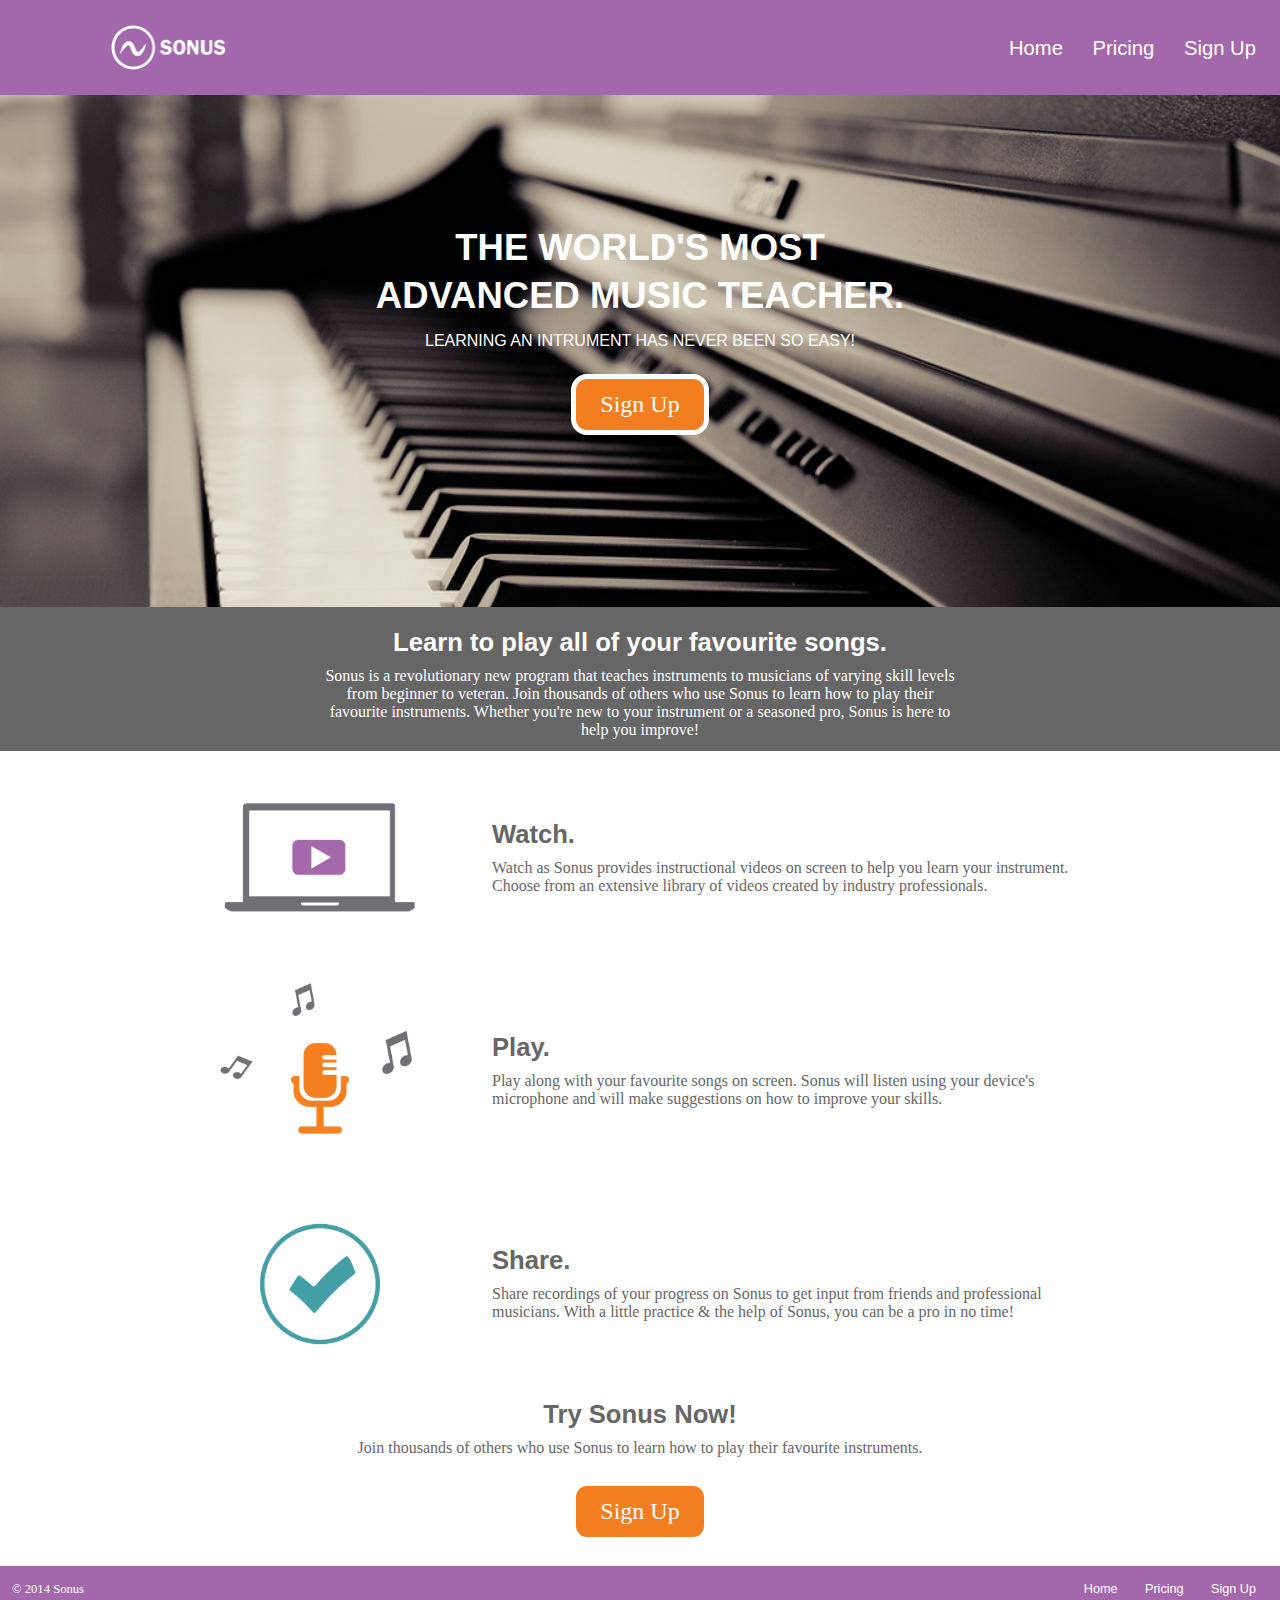
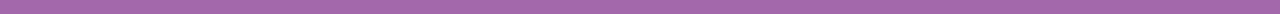
<file: index.html>
<!DOCTYPE html>
<html lang="en-ca">
<head>
  <meta charset="utf-8">
  <title>Sonus &middot; The world's most advanced music teacher.</title>
  <meta name="handheldfriendly" content="true">
  <meta name="mobileoptimized" content="240">
  <meta name="viewport" content="width=device-width,initial-scale=1">
  <link href="css/main.css" rel="stylesheet">
  <link href="css/grid.css" rel="stylesheet">
  <link href="css/typography.css" rel="stylesheet">
  <link rel="shortcut icon" href="favicon.ico">
</head>
<body>

<header class="masthead section-purple grid island-1-2">
	
	<div class="unit unit-xs-1 unit-s-1 unit-m-1-3 unit-l-1-4">
		<a class="island-1-2 logo" href="index.html"><img class="flex" src="images/sonus-logo-01.png" alt="logo"></a>
	</div>
	<nav class="unit unit-xs-1 unit-s-1 unit-m-2-3 unit-l-3-4">
		<ul class="nav giga pad-t-1-2">
			<li><a class="island-1-2" href="#">Home</a></li>
			<li><a class="island-1-2" href="pricing.html">Pricing</a></li>
			<li><a class="island-1-2" href="sign-up.html">Sign Up</a>
		</ul>
	</nav>
</header>

<main>

	<div class="banner">
		<div class="banner-img"></div>
		<div class="intro-wrap island-1-2">
			<h1 class="intro yotta push-0">The world's most advanced music teacher.</h1>
			<p class="pad-t-1-2">Learning an intrument has never been so easy!</p>
			<a href="sign-up.html"><button type="submit">Sign Up</button></a>
		</div>
	</div>

	<div class="description-text section-dark island-1-2" id="features">
		<h2 class="description-text push-0">Learn to play all of your favourite songs.</h2>
		<p class="description-width">Sonus is a revolutionary new program that teaches instruments to musicians of varying skill levels from beginner to veteran. Join thousands of others who use Sonus to learn how to play their favourite instruments. Whether you're new to your instrument or a seasoned pro, Sonus is here to help you improve!</p>
	</div>

	<div class="content-width">
		<div class="grid">
			<div class="unit unit-xs-1 unit-s-1 unit-m-1-2 unit-l-1-3">
				<img class="flex" src="images/watch.png" alt="">
			</div>
			<div class="unit unit-xs-1 unit-s-1 unit-m-1-2 unit-l-2-3 text island-1-2">
				<h2 class="push-0 features-padding">Watch.</h2>
				<p>Watch as Sonus provides instructional videos on screen to help you learn your instrument. Choose from an extensive library of videos created by industry professionals.</p>
			</div>
		</div>

		<div class="grid">
			<div class="unit unit-xs-1 unit-s-1 unit-m-1-2 unit-l-1-3">
				<img class="flex" src="images/play.png" alt="">
			</div>
			<div class="unit text unit-xs-1 unit-s-1 unit-m-1-2 unit-l-2-3 island-1-2">
				<h2 class="push-0 features-padding">Play.</h2>
				<p>Play along with your favourite songs on screen. Sonus will listen using your device's microphone and will make suggestions on how to improve your skills.</p>
			</div>
		</div>

		<div class="grid">
			<div class="unit unit-xs-1 unit-s-1 unit-m-1-2 unit-l-1-3">
				<img class="flex" src="images/learn.png" alt="">
			</div>
			<div class="unit unit-xs-1 unit-s-1 unit-m-1-2 unit-l-2-3 text island-1-2">
				<h2 class="push-0 features-padding">Share.</h2>
				<p>Share recordings of your progress on Sonus to get input from friends and professional musicians. With a little practice & the help of Sonus, you can be a pro in no time! </p>
			</div>
		</div>

		<div class="grid sign-up-text pad-b">
			<div class="unit unit-xs-1 unit-s-1 unit-m-1 unit-l-1">
				<h2 class="push-0">Try Sonus Now!</h2>
				<p>Join thousands of others who use Sonus to learn how to play their favourite instruments.</p>
				<a href="sign-up.html"><button type="submit">Sign Up</button></a>
			</div>
		</div>
	</div>


</main>

<footer class="footer section-purple micro grid island-1-2">
	<div class="unit unit-xs-1 unit-s-1 unit-m-1-2 unit-l-1-2">
		<p class="push-0">© 2014 Sonus</p>
	</div>
	<nav class="unit unit-xs-1 unit-s-1 unit-m-1-2 unit-l-1-2">
		<ul class="nav nav-footer">
			<li><a class="gutter-1-2" href="#features">Home</a></li>
			<li><a class="gutter-1-2" href="#">Pricing</a></li>
			<li><a class="gutter-1-2" href="#">Sign Up</a></li>
		</ul>
	</nav>
</footer>
	
</body>
</html>
</file>
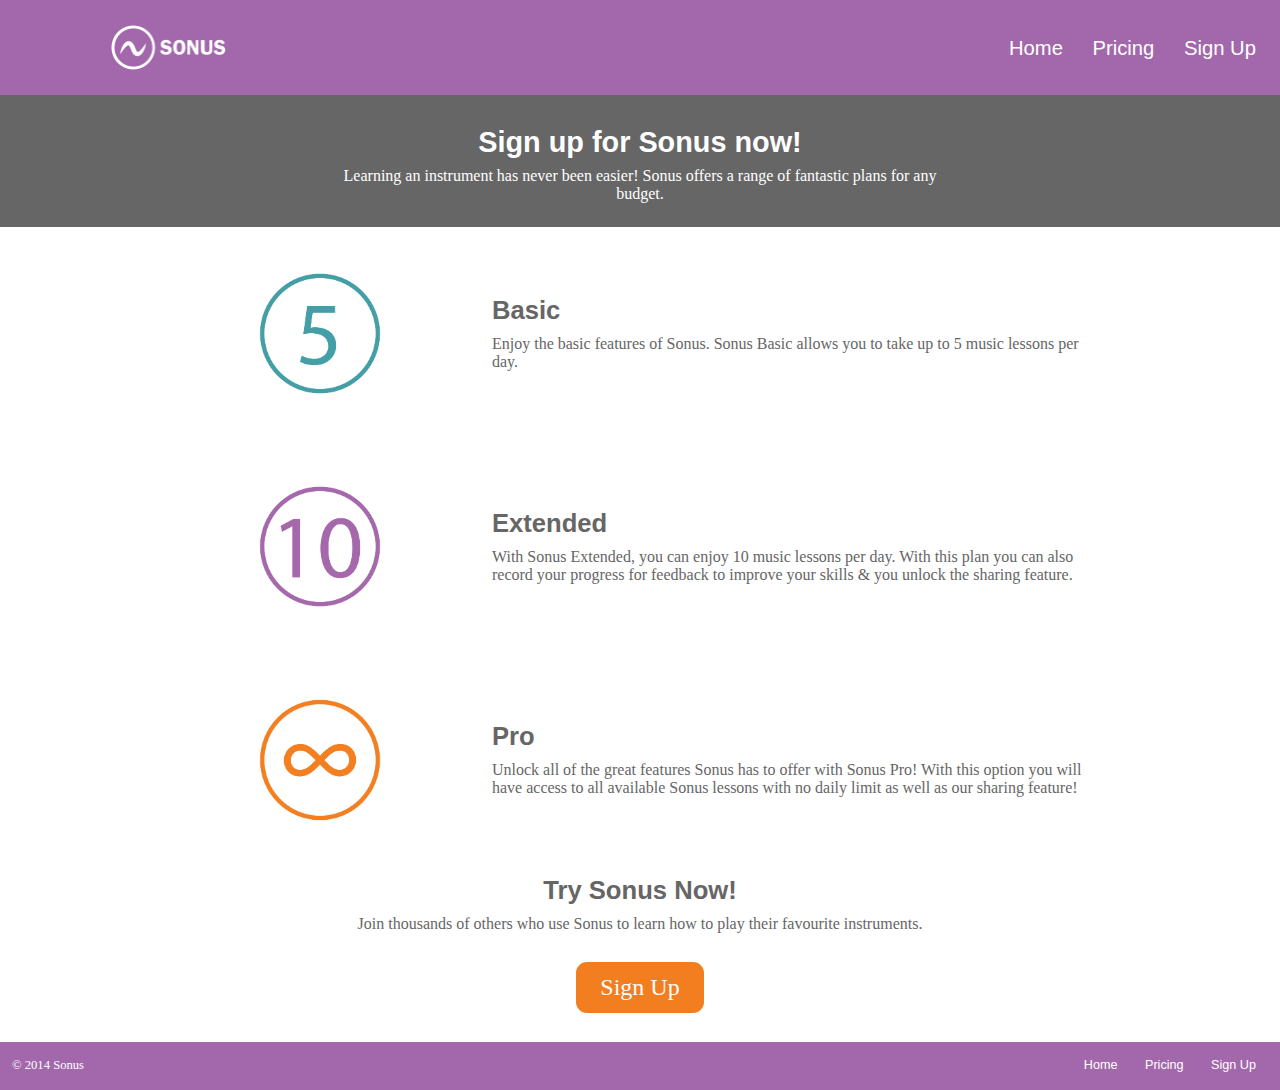
<file: pricing.html>
<!DOCTYPE html>
<html lang="en-ca">
<head>
  <meta charset="utf-8">
  <title>Sonus &middot; The world's most advanced music teacher.</title>
  <meta name="handheldfriendly" content="true">
  <meta name="mobileoptimized" content="240">
  <meta name="viewport" content="width=device-width,initial-scale=1">
  <link href="css/main.css" rel="stylesheet">
  <link href="css/grid.css" rel="stylesheet">
  <link href="css/typography.css" rel="stylesheet">
  <link rel="shortcut icon" href="favicon.ico">
</head>
<body>

<header class="masthead section-purple grid island-1-2">
	
	<div class="unit unit-xs-1 unit-s-1 unit-m-1-3 unit-l-1-4">
		<a class="island-1-2 logo" href="index.html"><img class="flex" src="images/sonus-logo-01.png" alt="logo"></a>
	</div>
	<nav class="unit unit-xs-1 unit-s-1 unit-m-2-3 unit-l-3-4">
		<ul class="nav giga pad-t-1-2">
			<li><a class="island-1-2" href="index.html">Home</a></li>
			<li><a class="island-1-2" href="#">Pricing</a></li>
			<li><a class="island-1-2" href="sign-up.html">Sign Up</a>
		</ul>
	</nav>
</header>

<main>
	<div class="banner section-dark pad-t">
		<h1 class="push-0">Sign up for Sonus now!</h1>
		<p class="description-width pad-b">Learning an instrument has never been easier! Sonus offers a range of fantastic plans for any budget.</p>
	</div>
		<div class="content-width">
		<div class="grid">
			<div class="unit unit-xs-1 unit-s-1 unit-m-1-2 unit-l-1-3">
				<img class="flex" src="images/basic.png" alt="">
			</div>
			<div class="unit unit-xs-1 unit-s-1 unit-m-1-2 unit-l-2-3 text island-1-2">
				<h2 class="push-0 features-padding">Basic</h2>
				<p>Enjoy the basic features of Sonus. Sonus Basic allows you to take up to 5 music lessons per day.</p>
			</div>
		</div>

		<div class="grid">
			<div class="unit unit-xs-1 unit-s-1 unit-m-1-2 unit-l-1-3">
				<img class="flex" src="images/extended.png" alt="">
			</div>
			<div class="unit text unit-xs-1 unit-s-1 unit-m-1-2 unit-l-2-3 island-1-2">
				<h2 class="push-0 features-padding">Extended</h2>
				<p>With Sonus Extended, you can enjoy 10 music lessons per day. With this plan you can also record your progress for feedback to improve your skills & you unlock the sharing feature.</p>
			</div>
		</div>

		<div class="grid">
			<div class="unit unit-xs-1 unit-s-1 unit-m-1-2 unit-l-1-3">
				<img class="flex" src="images/pro.png" alt="">
			</div>
			<div class="unit unit-xs-1 unit-s-1 unit-m-1-2 unit-l-2-3 text island-1-2">
				<h2 class="push-0 features-padding">Pro</h2>
				<p>Unlock all of the great features Sonus has to offer with Sonus Pro! With this option you will have access to all available Sonus lessons with no daily limit as well as our sharing feature!</p>
			</div>
		</div>
	</div>

	<div class="grid sign-up-text pad-b">
		<div class="unit unit-xs-1 unit-s-1 unit-m-1 unit-l-1">
			<h2 class="push-0">Try Sonus Now!</h2>
			<p>Join thousands of others who use Sonus to learn how to play their favourite instruments.</p>
			
			<a href="sign-up.html"><button type="submit">Sign Up</button></a>

		</div>
	</div>


</main>

<footer class="footer section-purple micro grid island-1-2">
	<div class="unit unit-xs-1 unit-s-1 unit-m-1-2 unit-l-1-2">
		<p class="push-0">© 2014 Sonus</p>
	</div>
	<nav class="unit unit-xs-1 unit-s-1 unit-m-1-2 unit-l-1-2">
		<ul class="nav nav-footer">
			<li><a class="gutter-1-2" href="index.html">Home</a></li>
			<li><a class="gutter-1-2" href="#">Pricing</a></li>
			<li><a class="gutter-1-2" href="sign-up.html">Sign Up</a></li>
		</ul>
	</nav>
</footer>
	
</body>
</html>
</file>
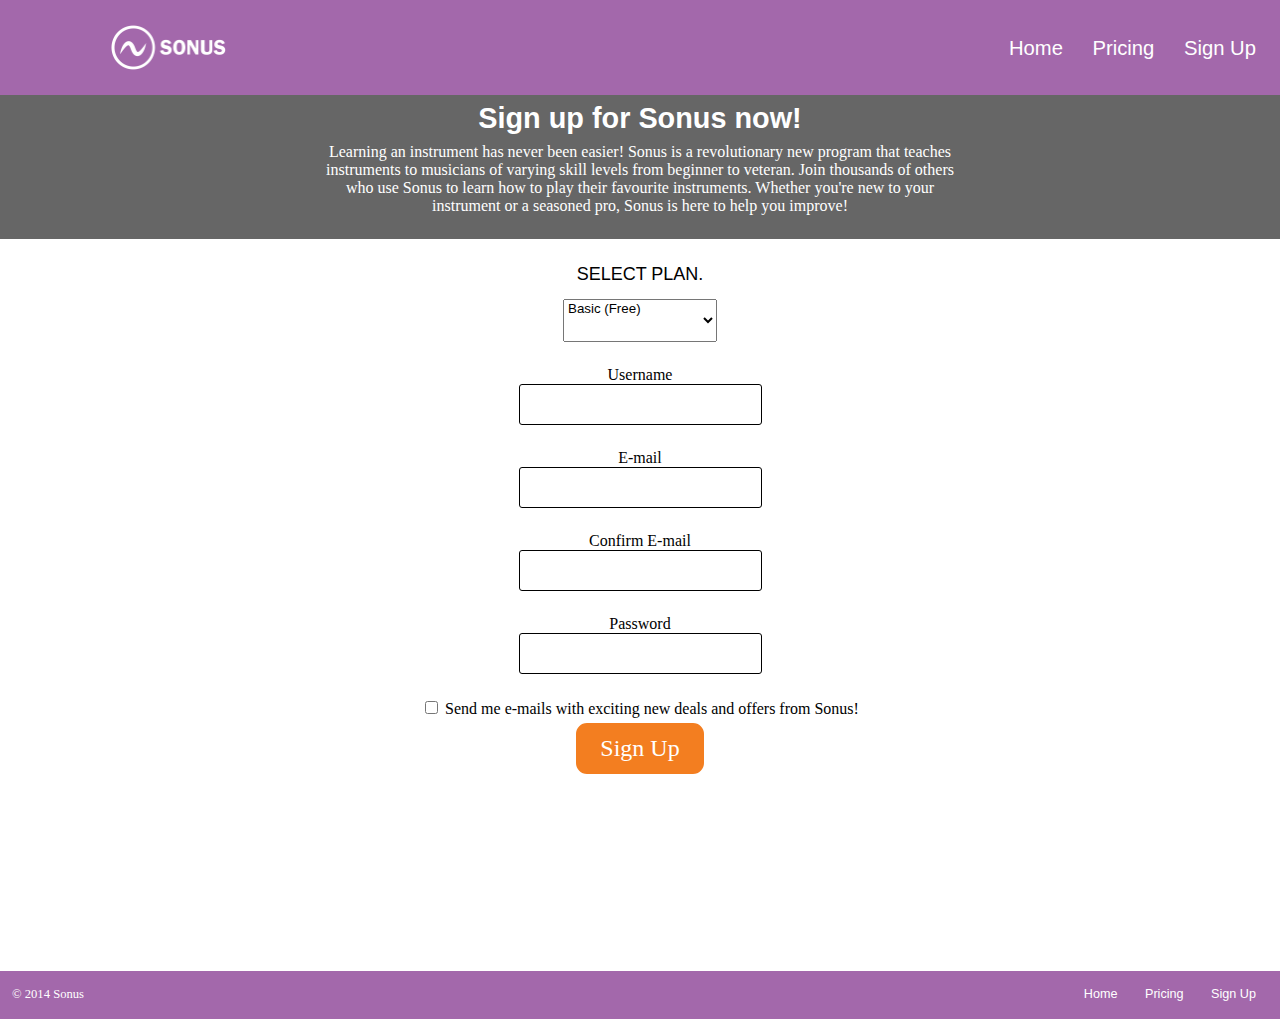
<file: sign-up.html>
<!DOCTYPE html>
<html lang="en-ca">
<head>
  <meta charset="utf-8">
  <title>Sonus &middot; The world's most advanced music teacher.</title>
  <meta name="handheldfriendly" content="true">
  <meta name="mobileoptimized" content="240">
  <meta name="viewport" content="width=device-width,initial-scale=1">
  <link href="css/main.css" rel="stylesheet">
  <link href="css/grid.css" rel="stylesheet">
  <link href="css/typography.css" rel="stylesheet">
  <link rel="shortcut icon" href="favicon.ico">
</head>
<body>

<header class="masthead section-purple grid island-1-2">
	
	<div class="unit unit-xs-1 unit-s-1 unit-m-1-3 unit-l-1-4">
		<a class="island-1-2 logo" href="index.html"><img class="flex" src="images/sonus-logo-01.png" alt="logo"></a>
	</div>
	<nav class="unit unit-xs-1 unit-s-1 unit-m-2-3 unit-l-3-4">
		<ul class="nav giga pad-t-1-2">
			<li><a class="island-1-2" href="index.html">Home</a></li>
			<li><a class="island-1-2" href="pricing.html">Pricing</a></li>
			<li><a class="island-1-2" href="#">Sign Up</a>
		</ul>
	</nav>
</header>

<main class="form">

	<div class="section-dark">
		<h1 class="push-0">Sign up for Sonus now!</h1>
		<p class="description-width pad-b">Learning an instrument has never been easier! Sonus is a revolutionary new program that teaches instruments to musicians of varying skill levels from beginner to veteran. Join thousands of others who use Sonus to learn how to play their favourite instruments. Whether you're new to your instrument or a seasoned pro, Sonus is here to help you improve!</p>
	</div>

	<form action="thanks.html" method="post">

		<div class="pad-t">
			<label class="mega uppercase-sans pad-b-1-2" for="fav-color">Select Plan.</label>
			<select class=" pad-b" id="fav-color">
				<option>Basic (Free)</option>
				<option>Extended ($10/month)</option>
				<option>Pro ($15/month)</option>
			</select>
		</div>

		<div class="pad-b pad-t">
			<label for="name">Username</label> 
			<input required type="name" id="name">
		</div>

		<div class="pad-b">
			<label for="email">E-mail</label> 
			<input required type="email" id="email">
		</div>

		<div class="pad-b">
			<label for="email">Confirm E-mail</label> 
			<input required type="email" id="email">
		</div>

		<div class="pad-b">
			<label for="password">Password</label> 
			<input required type="password" id="password">
		</div>
		
		<div>
			<input type="checkbox" id="terms">
			<label for="terms">Send me e-mails with exciting new deals and offers from Sonus!</label>
		</div>

		<div>
			<button type="submit">Sign Up</button>
		</div>

	</form>

</main>

<footer class="footer section-purple micro grid island-1-2">
	<div class="unit unit-xs-1 unit-s-1 unit-m-1-2 unit-l-1-2">
		<p class="push-0">© 2014 Sonus</p>
	</div>
	<nav class="unit unit-xs-1 unit-s-1 unit-m-1-2 unit-l-1-2">
		<ul class="nav nav-footer">
			<li><a class="gutter-1-2" href="index.html">Home</a></li>
			<li><a class="gutter-1-2" href="pricing.html">Pricing</a></li>
			<li><a class="gutter-1-2" href="#">Sign Up</a></li>
		</ul>
	</nav>
</footer>
	
</body>
</html>
</file>
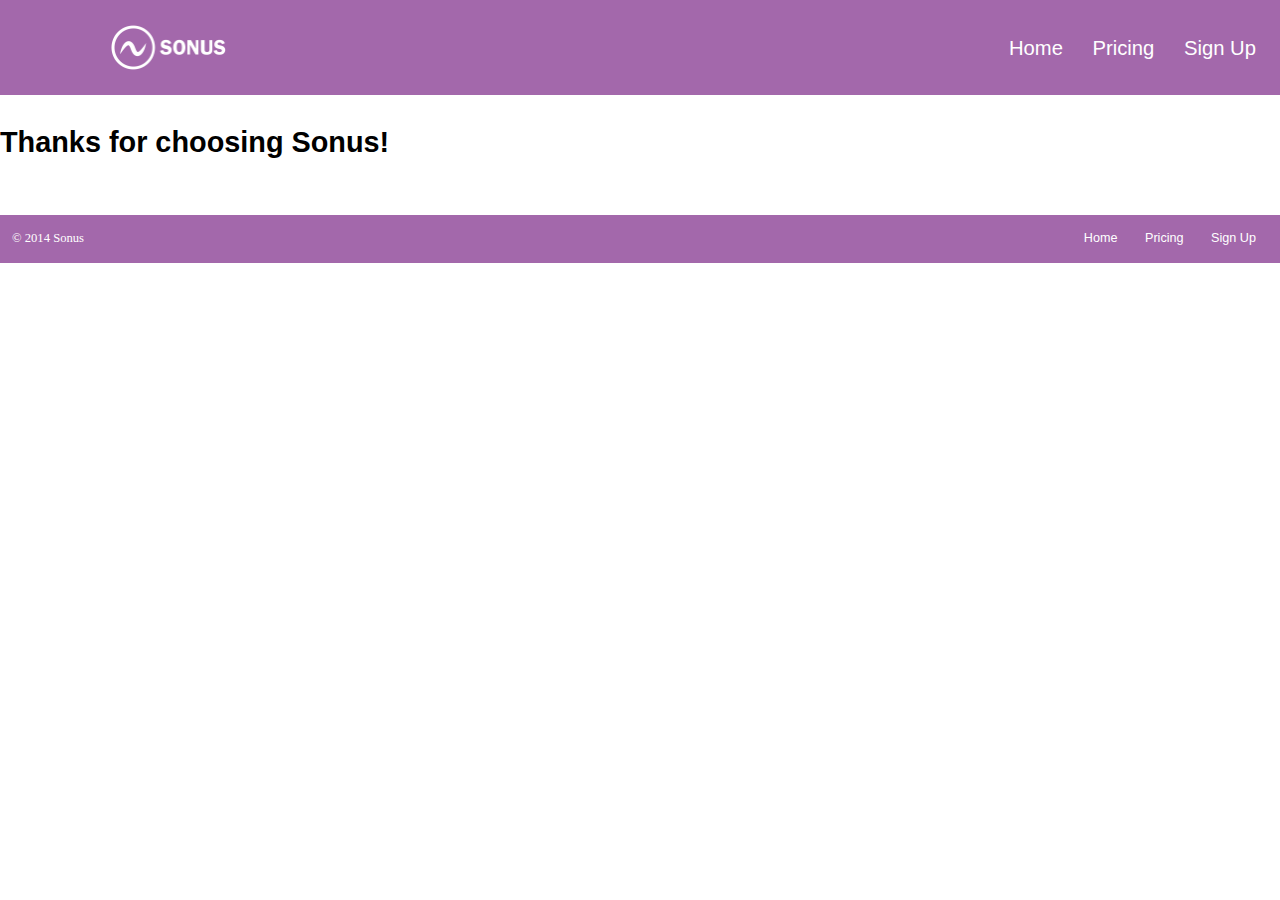
<file: thanks.html>
<!DOCTYPE html>
<html lang="en-ca">
<head>
  <meta charset="utf-8">
  <title>Sonus &middot; The world's most advanced music teacher.</title>
  <meta name="handheldfriendly" content="true">
  <meta name="mobileoptimized" content="240">
  <meta name="viewport" content="width=device-width,initial-scale=1">
  <link href="css/main.css" rel="stylesheet">
  <link href="css/grid.css" rel="stylesheet">
  <link href="css/typography.css" rel="stylesheet">
  <link rel="shortcut icon" href="favicon.ico">
</head>
<body>

<header class="masthead section-purple grid island-1-2">
	
	<div class="unit unit-xs-1 unit-s-1 unit-m-1-3 unit-l-1-4">
		<a class="island-1-2 logo" href="index.html"><img class="flex" src="images/sonus-logo-01.png" alt="logo"></a>
	</div>
	<nav class="unit unit-xs-1 unit-s-1 unit-m-2-3 unit-l-3-4">
		<ul class="nav giga pad-t-1-2">
			<li><a class="island-1-2" href="index.html">Home</a></li>
			<li><a class="island-1-2" href="#">Pricing</a></li>
			<li><a class="island-1-2" href="sign-up.html">Sign Up</a>
		</ul>
	</nav>
</header>

<main>

<h1 class="pad-b pad-t">Thanks for choosing Sonus!</h1>

</main>

<footer class="footer section-purple micro grid island-1-2">
	<div class="unit unit-xs-1 unit-s-1 unit-m-1-2 unit-l-1-2">
		<p class="push-0">© 2014 Sonus</p>
	</div>
	<nav class="unit unit-xs-1 unit-s-1 unit-m-1-2 unit-l-1-2">
		<ul class="nav nav-footer">
			<li><a class="gutter-1-2" href="index.html">Home</a></li>
			<li><a class="gutter-1-2" href="#">Pricing</a></li>
			<li><a class="gutter-1-2" href="sign-up.html">Sign Up</a></li>
		</ul>
	</nav>
</footer>
	
</body>
</html>
</file>
<file: css/main.css>
@-moz-viewport { width: device-width; scale: 1; }
@-ms-viewport { width: device-width; scale: 1; }
@-o-viewport { width: device-width; scale: 1; }
@-webkit-viewport { width: device-width; scale: 1; }
@viewport { width: device-width; scale: 1; }

html {
  box-sizing: border-box;

  -moz-text-size-adjust: 100%;
  -ms-text-size-adjust: 100%;
  -webkit-text-size-adjust: 100%;
  text-size-adjust: 100%;
}

*, *:before, *:after {
  box-sizing: inherit;
}

body {
  margin: 0;
  padding: 0;
}

.flex {
  display: block;
  width: 100%;
}

.logo {
  display: block;
  width: 150px;
  margin: 0 auto;
}

label {
  display: block;
}

input + label {
  display: inline-block;
}

button {
  color: #fff;
  font-size: 1.5em;
  border: 5px solid #fff;
  background-color: #f37e20;
  font-family: Verdana;
  border-radius: 16px;
  padding: 0.5em 1em;
}

button:hover {
  border: 5px solid #f37e20;
  background-color: #fff;
  cursor: pointer;
  color: #f37e20;
}

/* Purple background colour */
.section-purple {
  background-color: #a368ab;
}

/* Blue background colour */
.section-blue {
  background-color: #449da5;
}

/*Dark background */
.section-dark {
  background-color: #666666;
  color: #fff;
}

/* Styles links */
a {
  color: #ffffff;
}

/* Centers masthead */
.masthead {
  color: #ffffff; /* Colours text in masthead white */
  text-align: center;
}

/* Removes default styling */
.nav {
  margin: 0;
  padding: 0;
  list-style-type: none;
  font-family: sans-serif;
}

.nav a {
  display: block; /* Change nav a tags to block*/
  text-decoration: none; /* Removes default text styling */
}

.footer {
  text-align: center; /* Centers content in footer */
  color: #ffffff; /* Colours footer text white */
}

.banner {
  position: relative;
  text-align: center;
}

.banner-img {
  padding-top: 55%;
  background: url("images/piano-martijn-de-valk.jpg"); no-repeat center center;
  background-size: cover;
}

.intro-wrap {
  text-transform: uppercase;
  font-family: sans-serif;
  background-color: #666666; /* Grey background */
  color: #ffffff; /* White text */
}

.intro {
  max-width: 15em; /* Gives the banner intro a maximum width */
  margin: 0 auto;
  width: 100%;
}

.text {
  text-align: center;
  color: #666666;
}

.description-width {
  max-width: 40em;
  margin: 0 auto;
}

.description-text {
  color: #ffffff;
  position: relative;
  text-align: center;
}

.sign-up-text {
  color: #666666;
  position: relative;
  text-align: center;
}

a:hover, 
a:active {
  color: #e2e2e2;
  -webkit-transition: all 250ms ease-in-out;
  -moz-transition: all 250ms ease-in-out;
  -ms-transition: all 250ms ease-in-out;
  -o-transition: all 250ms ease-in-out;
  transition: all 250ms ease-in-out;
}

input[type="name"] {
  border: 1px solid #000;
  border-radius: 3px;
  font-size: 1.125em;
  font-family: serif;
  padding: 0.5em;
}

input[type="name"]:focus {
  outline: 1px solid #a368ab;
  background-color: #fff;
}

input[type="email"] {
  border: 1px solid #000;
  border-radius: 3px;
  font-size: 1.125em;
  font-family: serif;
  padding: 0.5em;
}

input[type="email"]:focus {
  outline: 1px solid #a368ab;
  background-color: #fff;
}

input[type="password"] {
  border: 1px solid #000;
  border-radius: 3px;
  font-size: 1.125em;
  font-family: serif;
  padding: 0.5em;
}

input[type="password"]:focus {
  outline: 1px solid #a368ab;
  background-color: #fff;
}

.form {
  text-align: center;
  padding-bottom: 12rem;
}

.uppercase-sans {
  text-transform: uppercase;
  font-family: sans-serif;
}

@media only screen and (min-width: 25em) {

  .nav li {
    display: inline-block; /* Changes nav list items to inline block*/
  }

  .intro-wrap {
    bottom: 0rem; /* Text's distance from the bottom of the banner */
    position: absolute;
    background-color: transparent;
    text-transform: uppercase;
    font-family: sans-serif;
    width: 100%;
  }

}

@media only screen and (min-width: 38em) {

  .masthead {
    text-align: left; /* Overrides text align center for medium screens*/
  }

  .footer {
    text-align: left; /* Aligns copyright info to left*/
  }

  .nav-footer {
    text-align: right; /* Aligns footer nav to right*/
  }

  .nav {
    text-align: right;
  }

  .text {
    text-align: left;
  }

  .features-padding {
    padding-top: 3rem;
  }

  .intro-wrap {
    bottom: 4rem;
  }

}

@media only screen and (min-width: 60em) {

  .banner-img {
  padding-top: 40%;
  }

  .content-width {
  max-width: 75%;
  margin: 0 auto;
  }

   .intro-wrap {
    bottom: 10rem;
  }
  
}
</file>
<file: css/grid.css>
.grid {
  margin: 0;
  padding: 0;
  letter-spacing: -0.31em;
  text-rendering: optimizespeed;
  display: -webkit-flex;
  -webkit-flex-flow: row wrap;
  display: -ms-flexbox;
  -ms-flex-flow: row wrap;
  display: flex;
  flex-flow: row wrap;
}

.grid-bottom {
  -webkit-align-items: flex-end;
  -ms-align-items: flex-end;
  align-items: flex-end;
}

.grid-middle {
  -webkit-align-items: center;
  -ms-align-items: center;
  align-items: center;
}

.grid-stretch {
  -webkit-align-items: stretch;
  -ms-align-items: stretch;
  align-items: stretch;
}

.opera-only :-o-prefocus, .grid {
  word-spacing: -0.43em;
}

.unit {
  letter-spacing: normal;
  text-rendering: auto;
  vertical-align: top;
  word-spacing: normal;
  display: inline-block;
  visibility: visible;
}

.grid-bottom .unit {
  vertical-align: bottom;
}

.grid-middle .unit {
  vertical-align: middle;
}

.unit[class*="push-"],
.unit[class*="pull-"] {
  position: relative;
}

.unit-xs-hidden {
  display: none;
  visibility: hidden;
}

.unit-xs-centered {
  margin: 0 auto;
}

.unit-xs-1 {
  display: block;
  visibility: visible;
  width: 100%;
}

.unit-offset-xs-0 {
  margin-left: 0;
}

.unit-push-xs-0,
.unit-pull-xs-0 {
  left: 0;
}

.unit-xs-1-2 {
  width: 50.0000%;
}

.unit-offset-xs-1-2 {
  margin-left: 50.0000%;
}

.unit-push-xs-1-2 {
  left: 50.0000%;
}

.unit-pull-xs-1-2 {
  left: -50.0000%;
}

.unit-xs-1-3 {
  width: 33.3333%;
}

.unit-offset-xs-1-3 {
  margin-left: 33.3333%;
}

.unit-push-xs-1-3 {
  left: 33.3333%;
}

.unit-pull-xs-1-3 {
  left: -33.3333%;
}

.unit-xs-2-3 {
  width: 66.6667%;
}

.unit-offset-xs-2-3 {
  margin-left: 66.6667%;
}

.unit-push-xs-2-3 {
  left: 66.6667%;
}

.unit-pull-xs-2-3 {
  left: -66.6667%;
}

.unit-xs-1-4 {
  width: 25.0000%;
}

.unit-offset-xs-1-4 {
  margin-left: 25.0000%;
}

.unit-push-xs-1-4 {
  left: 25.0000%;
}

.unit-pull-xs-1-4 {
  left: -25.0000%;
}

.unit-xs-3-4 {
  width: 75.0000%;
}

.unit-offset-xs-3-4 {
  margin-left: 75.0000%;
}

.unit-push-xs-3-4 {
  left: 75.0000%;
}

.unit-pull-xs-3-4 {
  left: -75.0000%;
}

.unit-xs-1-2,.unit-xs-1-3,.unit-xs-2-3,.unit-xs-1-4,.unit-xs-3-4 {
  display: inline-block;
  visibility: visible;
}

@media only screen and (min-width: 25em) {

.unit-s-hidden {
  display: none;
  visibility: hidden;
}

.unit-s-centered {
  margin: 0 auto;
}

.unit-s-1 {
  display: block;
  visibility: visible;
  width: 100%;
}

.unit-offset-s-0 {
  margin-left: 0;
}

.unit-push-s-0,
.unit-pull-s-0 {
  left: 0;
}

.unit-s-1-2 {
  width: 50.0000%;
}

.unit-offset-s-1-2 {
  margin-left: 50.0000%;
}

.unit-push-s-1-2 {
  left: 50.0000%;
}

.unit-pull-s-1-2 {
  left: -50.0000%;
}

.unit-s-1-3 {
  width: 33.3333%;
}

.unit-offset-s-1-3 {
  margin-left: 33.3333%;
}

.unit-push-s-1-3 {
  left: 33.3333%;
}

.unit-pull-s-1-3 {
  left: -33.3333%;
}

.unit-s-2-3 {
  width: 66.6667%;
}

.unit-offset-s-2-3 {
  margin-left: 66.6667%;
}

.unit-push-s-2-3 {
  left: 66.6667%;
}

.unit-pull-s-2-3 {
  left: -66.6667%;
}

.unit-s-1-4 {
  width: 25.0000%;
}

.unit-offset-s-1-4 {
  margin-left: 25.0000%;
}

.unit-push-s-1-4 {
  left: 25.0000%;
}

.unit-pull-s-1-4 {
  left: -25.0000%;
}

.unit-s-3-4 {
  width: 75.0000%;
}

.unit-offset-s-3-4 {
  margin-left: 75.0000%;
}

.unit-push-s-3-4 {
  left: 75.0000%;
}

.unit-pull-s-3-4 {
  left: -75.0000%;
}

.unit-s-1-2,.unit-s-1-3,.unit-s-2-3,.unit-s-1-4,.unit-s-3-4 {
  display: inline-block;
  visibility: visible;
}

}

@media only screen and (min-width: 38em) {

.unit-m-hidden {
  display: none;
  visibility: hidden;
}

.unit-m-centered {
  margin: 0 auto;
}

.unit-m-1 {
  display: block;
  visibility: visible;
  width: 100%;
}

.unit-offset-m-0 {
  margin-left: 0;
}

.unit-push-m-0,
.unit-pull-m-0 {
  left: 0;
}

.unit-m-1-2 {
  width: 50.0000%;
}

.unit-offset-m-1-2 {
  margin-left: 50.0000%;
}

.unit-push-m-1-2 {
  left: 50.0000%;
}

.unit-pull-m-1-2 {
  left: -50.0000%;
}

.unit-m-1-3 {
  width: 33.3333%;
}

.unit-offset-m-1-3 {
  margin-left: 33.3333%;
}

.unit-push-m-1-3 {
  left: 33.3333%;
}

.unit-pull-m-1-3 {
  left: -33.3333%;
}

.unit-m-2-3 {
  width: 66.6667%;
}

.unit-offset-m-2-3 {
  margin-left: 66.6667%;
}

.unit-push-m-2-3 {
  left: 66.6667%;
}

.unit-pull-m-2-3 {
  left: -66.6667%;
}

.unit-m-1-4 {
  width: 25.0000%;
}

.unit-offset-m-1-4 {
  margin-left: 25.0000%;
}

.unit-push-m-1-4 {
  left: 25.0000%;
}

.unit-pull-m-1-4 {
  left: -25.0000%;
}

.unit-m-3-4 {
  width: 75.0000%;
}

.unit-offset-m-3-4 {
  margin-left: 75.0000%;
}

.unit-push-m-3-4 {
  left: 75.0000%;
}

.unit-pull-m-3-4 {
  left: -75.0000%;
}

.unit-m-1-2,.unit-m-1-3,.unit-m-2-3,.unit-m-1-4,.unit-m-3-4 {
  display: inline-block;
  visibility: visible;
}

}

@media only screen and (min-width: 60em) {

.unit-l-hidden {
  display: none;
  visibility: hidden;
}

.unit-l-centered {
  margin: 0 auto;
}

.unit-l-1 {
  display: block;
  visibility: visible;
  width: 100%;
}

.unit-offset-l-0 {
  margin-left: 0;
}

.unit-push-l-0,
.unit-pull-l-0 {
  left: 0;
}

.unit-l-1-2 {
  width: 50.0000%;
}

.unit-offset-l-1-2 {
  margin-left: 50.0000%;
}

.unit-push-l-1-2 {
  left: 50.0000%;
}

.unit-pull-l-1-2 {
  left: -50.0000%;
}

.unit-l-1-3 {
  width: 33.3333%;
}

.unit-offset-l-1-3 {
  margin-left: 33.3333%;
}

.unit-push-l-1-3 {
  left: 33.3333%;
}

.unit-pull-l-1-3 {
  left: -33.3333%;
}

.unit-l-2-3 {
  width: 66.6667%;
}

.unit-offset-l-2-3 {
  margin-left: 66.6667%;
}

.unit-push-l-2-3 {
  left: 66.6667%;
}

.unit-pull-l-2-3 {
  left: -66.6667%;
}

.unit-l-1-4 {
  width: 25.0000%;
}

.unit-offset-l-1-4 {
  margin-left: 25.0000%;
}

.unit-push-l-1-4 {
  left: 25.0000%;
}

.unit-pull-l-1-4 {
  left: -25.0000%;
}

.unit-l-3-4 {
  width: 75.0000%;
}

.unit-offset-l-3-4 {
  margin-left: 75.0000%;
}

.unit-push-l-3-4 {
  left: 75.0000%;
}

.unit-pull-l-3-4 {
  left: -75.0000%;
}

.unit-l-1-2,.unit-l-1-3,.unit-l-2-3,.unit-l-1-4,.unit-l-3-4 {
  display: inline-block;
  visibility: visible;
}

}
</file>
<file: css/typography.css>
html {
  font: normal 100%/1.5 font-family: 'Merriweather', serif;;

}

h1, h2, h3, h4, h5, h6,
p, ul, ol, dl, dd, figure,
blockquote, details, hr,
fieldset, pre, table {
  margin: 0 0 1.5rem;
}

.yotta {
  font-size: 2.2807rem;
  line-height: 1.3154;
}

.zetta {
  font-size: 2.0273rem;
  line-height: 1.4798;
}

h1, .exa {
  font-size: 1.8020rem;
  line-height: 1.6648;
}

h2, .peta {
  font-size: 1.6018rem;
  line-height: 1.8729;
}

h3, .tera {
  font-size: 1.4238rem;
  line-height: 1.0535;
}

h4, .giga {
  font-size: 1.2656rem;
  line-height: 1.1852;
}

h5, .mega {
  font-size: 1.1250rem;
  line-height: 1.3333;
}

h6, .kilo {
  font-size: 1.0000rem;
  line-height: 1.5000;
}

small, .milli {
  font-size: 0.8889rem;
  line-height: 1.6875;
}

.micro {
  font-size: 0.7901rem;
  line-height: 1.8984;
}

sub,
sup {
  font-size: 75%;
  line-height: 1px;
  position: relative;
  vertical-align: baseline;
}

sup {
  top: -0.5em;
}

sub {
  bottom: -0.25em;
}

.push {
  margin-bottom: 1.5rem;
}

.push-none, .push-0 {
  margin-bottom: 0;
}

.push-double, .push-2 {
  margin-bottom: 3.0000rem;
}

.push-half, .push-1-2 {
  margin-bottom: 0.7500rem;
}

.pad-top, .pad-t {
  padding-top: 1.5rem;
}

.pad-bottom, .pad-b {
  padding-bottom: 1.5rem;
}

.pad-top-double, .pad-t-2 {
  padding-top: 3.0000rem;
}

.pad-bottom-double, .pad-b-2 {
  padding-bottom: 3.0000rem;
}

.pad-top-half, .pad-t-1-2 {
  padding-top: 0.7500rem;
}

.pad-bottom-half, .pad-b-1-2 {
  padding-bottom: 0.7500rem;
}

.island {
  padding: 1.5rem;
}

.island-half, .island-1-2 {
  padding: 0.7500rem;
}

.island-double, .island-2 {
  padding: 3.0000rem;
}

.gutter {
  padding-left: 1.5rem;
  padding-right: 1.5rem;
}

.gutter-half, .gutter-1-2 {
  padding-left: 0.7500rem;
  padding-right: 0.7500rem;
}

.gutter-double, .gutter-2 {
  padding-left: 3.0000rem;
  padding-right: 3.0000rem;
}

h1, h2, h3, h4, h5, h6,
.brand-family {
  font-family: 'Open Sans', sans-serif;
}
</file>
